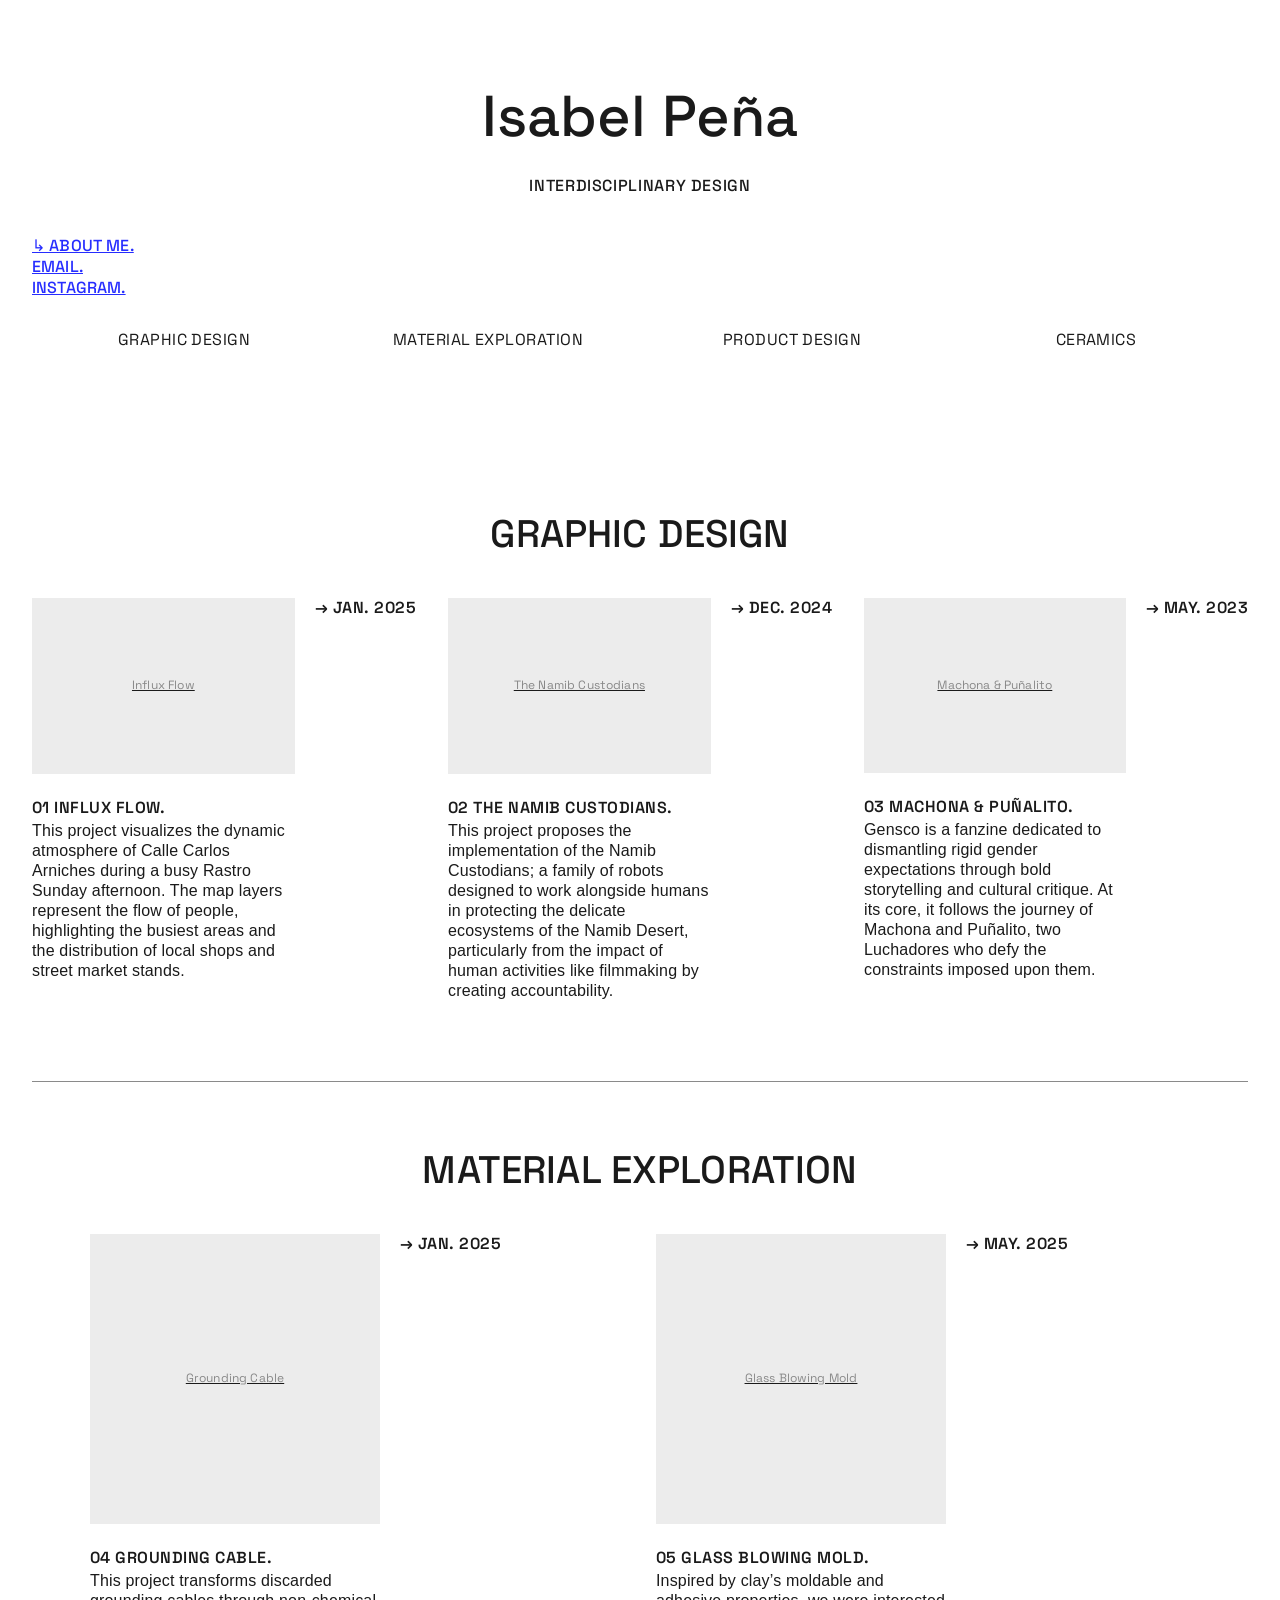
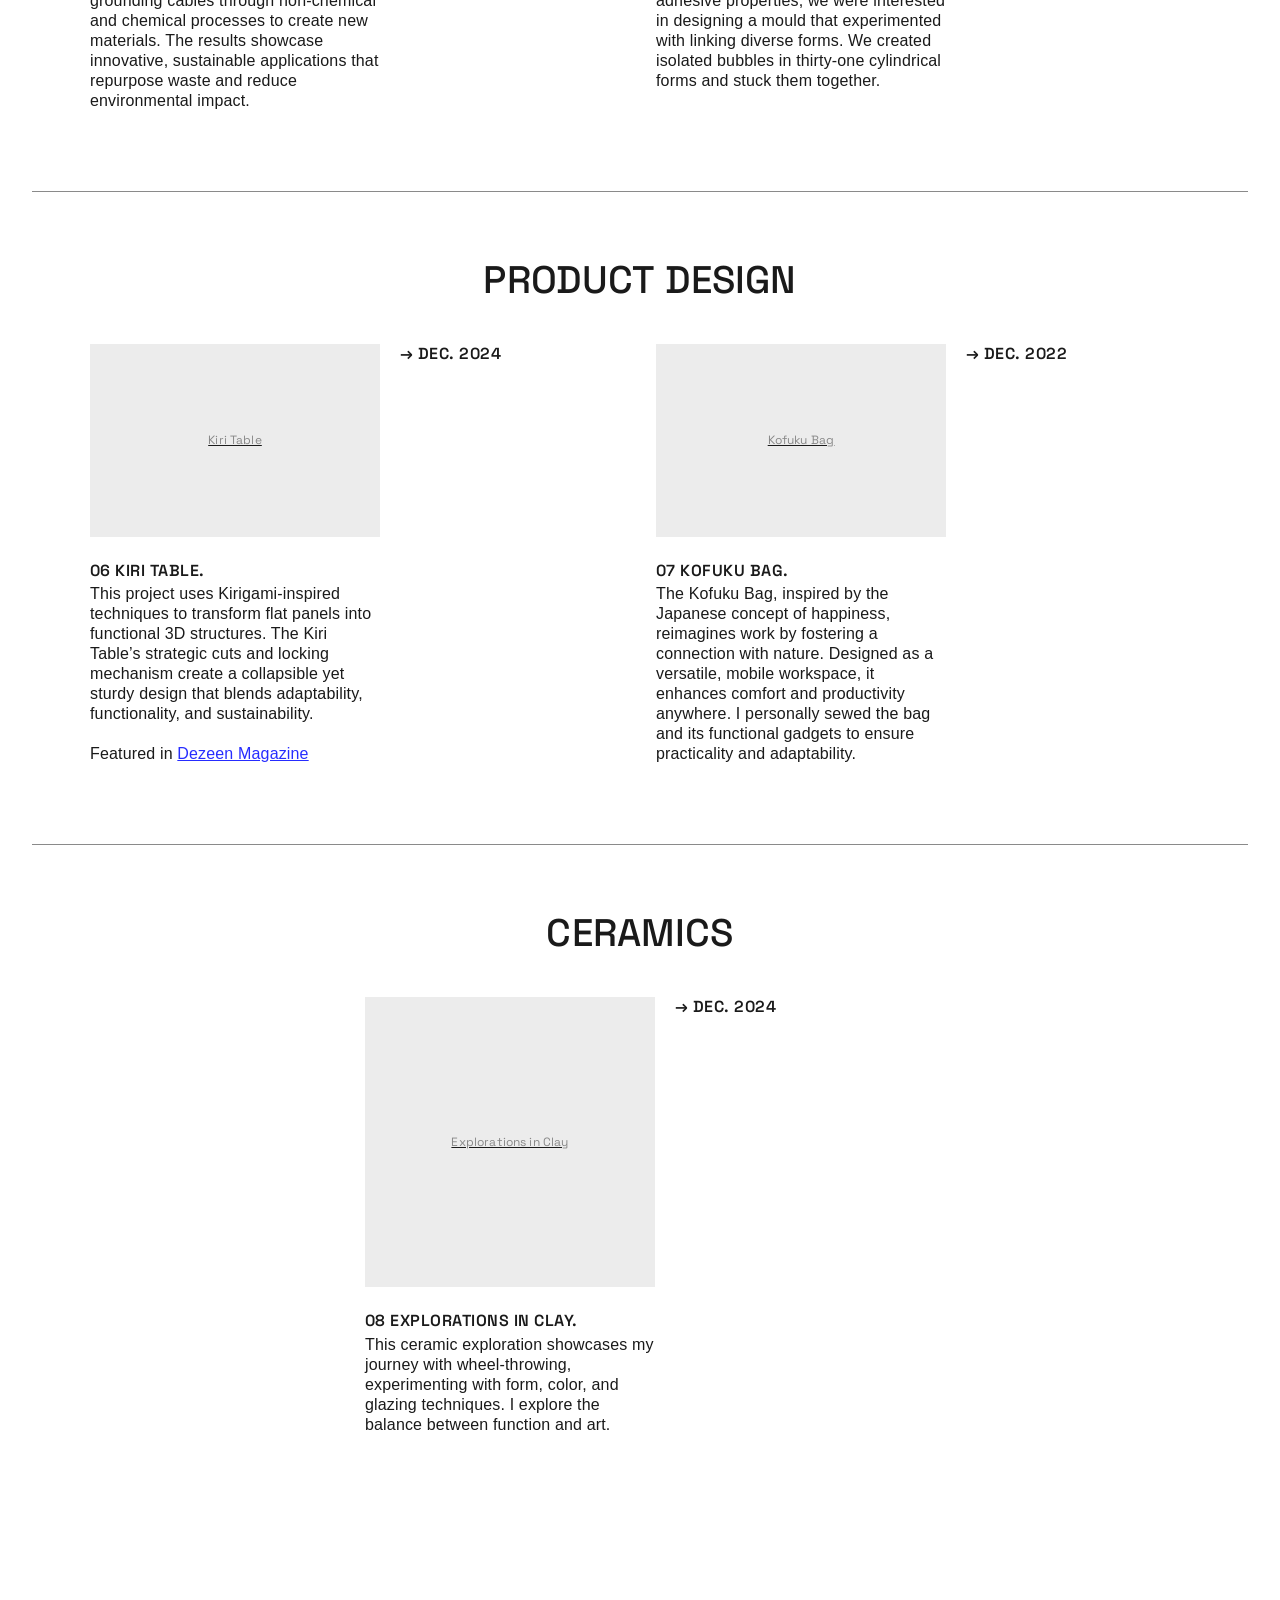
<file: index.html>
<!DOCTYPE html>
<html lang="en">
<head>
  <meta charset="UTF-8">
  <meta name="viewport" content="width=device-width, initial-scale=1">
  <title>Isabel Peña — Interdisciplinary Design</title>
  <meta name="description" content="Portfolio of Isabel Peña: graphic design, material exploration, product design and ceramics.">

  <!-- Tipografía (Google Fonts) -->
  <link rel="preconnect" href="https://fonts.googleapis.com">
  <link rel="preconnect" href="https://fonts.gstatic.com" crossorigin>
  <link href="https://fonts.googleapis.com/css2?family=Space+Grotesk:wght@400;500;600&display=swap" rel="stylesheet">

  <!-- Tu hoja de estilos -->
  <link rel="stylesheet" href="css/style.css">
</head>
<body>

  <!-- ================= CABECERA ================= -->
  <header class="cabecera">
    <h1>Isabel Peña</h1>
    <p class="subtitulo">INTERDISCIPLINARY DESIGN</p>

    <ul class="links-contacto">
      <li><a href="about.html">↳ ABOUT ME.</a></li>
      <li><a href="mailto:isabel22personal@gmail.com">EMAIL.</a></li>
      <li><a href="https://www.instagram.com/isaa._p_/" target="_blank" rel="noopener">INSTAGRAM.</a></li>
    </ul>
  </header>

  <!-- Menú: cada enlace salta a su sección (el href="#..." coincide con el id de la sección) -->
  <nav>
    <ul class="menu-categorias">
      <li><a href="#graphic-design">GRAPHIC DESIGN</a></li>
      <li><a href="#material-exploration">MATERIAL EXPLORATION</a></li>
      <li><a href="#product-design">PRODUCT DESIGN</a></li>
      <li><a href="#ceramics">CERAMICS</a></li>
    </ul>
  </nav>

  <main>

    <!-- ================= GRAPHIC DESIGN ================= -->
    <section class="seccion" id="graphic-design">
      <h2>GRAPHIC DESIGN</h2>

      <div class="proyectos">

        <!-- PLANTILLA DE PROYECTO: copia este bloque <article> entero para añadir uno nuevo -->
        <article class="proyecto">
          <div>
            <a href="proyectos/influx-flow.html">
              <!-- Cuando tengas la imagen, cambia esta línea por:
                   <img src="img/influx-flow.jpg" alt="Influx Flow map"> -->
              <div class="placeholder ratio-horizontal">Influx Flow</div>
            </a>
            <h3 class="proyecto__titulo"><a href="proyectos/influx-flow.html">01 INFLUX FLOW.</a></h3>
            <p>This project visualizes the dynamic atmosphere of Calle Carlos Arniches during a busy Rastro Sunday afternoon. The map layers represent the flow of people, highlighting the busiest areas and the distribution of local shops and street market stands.</p>
          </div>
          <p class="proyecto__fecha">→ JAN. 2025</p>
        </article>
        <!-- FIN DE LA PLANTILLA -->

        <article class="proyecto">
          <div>
            <a href="proyectos/the-namib-custodians.html">
              <div class="placeholder ratio-horizontal">The Namib Custodians</div>
            </a>
            <h3 class="proyecto__titulo"><a href="proyectos/the-namib-custodians.html">02 THE NAMIB CUSTODIANS.</a></h3>
            <p>This project proposes the implementation of the Namib Custodians; a family of robots designed to work alongside humans in protecting the delicate ecosystems of the Namib Desert, particularly from the impact of human activities like filmmaking by creating accountability.</p>
          </div>
          <p class="proyecto__fecha">→ DEC. 2024</p>
        </article>

        <article class="proyecto">
          <div>
            <a href="proyectos/machona-punalito.html">
              <div class="placeholder ratio-horizontal">Machona &amp; Puñalito</div>
            </a>
            <h3 class="proyecto__titulo"><a href="proyectos/machona-punalito.html">03 MACHONA &amp; PUÑALITO.</a></h3>
            <p>Gensco is a fanzine dedicated to dismantling rigid gender expectations through bold storytelling and cultural critique. At its core, it follows the journey of Machona and Puñalito, two Luchadores who defy the constraints imposed upon them.</p>
          </div>
          <p class="proyecto__fecha">→ MAY. 2023</p>
        </article>

      </div>
    </section>

    <!-- ================= MATERIAL EXPLORATION ================= -->
    <section class="seccion" id="material-exploration">
      <h2>MATERIAL EXPLORATION</h2>

      <div class="proyectos proyectos--dos">

        <article class="proyecto">
          <div>
            <a href="proyectos/grounding-cable.html">
              <div class="placeholder ratio-cuadrada">Grounding Cable</div>
            </a>
            <h3 class="proyecto__titulo"><a href="proyectos/grounding-cable.html">04 GROUNDING CABLE.</a></h3>
            <p>This project transforms discarded grounding cables through non-chemical and chemical processes to create new materials. The results showcase innovative, sustainable applications that repurpose waste and reduce environmental impact.</p>
          </div>
          <p class="proyecto__fecha">→ JAN. 2025</p>
        </article>

        <article class="proyecto">
          <div>
            <a href="proyectos/glass-mold.html">
              <div class="placeholder ratio-cuadrada">Glass Blowing Mold</div>
            </a>
            <h3 class="proyecto__titulo"><a href="proyectos/glass-mold.html">05 GLASS BLOWING MOLD.</a></h3>
            <p>Inspired by clay’s moldable and adhesive properties, we were interested in designing a mould that experimented with linking diverse forms. We created isolated bubbles in thirty-one cylindrical forms and stuck them together.</p>
          </div>
          <p class="proyecto__fecha">→ MAY. 2025</p>
        </article>

      </div>
    </section>

    <!-- ================= PRODUCT DESIGN ================= -->
    <section class="seccion" id="product-design">
      <h2>PRODUCT DESIGN</h2>

      <div class="proyectos proyectos--dos">

        <article class="proyecto">
          <div>
            <a href="proyectos/kiri-table.html">
              <div class="placeholder ratio-horizontal">Kiri Table</div>
            </a>
            <h3 class="proyecto__titulo"><a href="proyectos/kiri-table.html">06 KIRI TABLE.</a></h3>
            <p>This project uses Kirigami-inspired techniques to transform flat panels into functional 3D structures. The Kiri Table’s strategic cuts and locking mechanism create a collapsible yet sturdy design that blends adaptability, functionality, and sustainability.</p>
            <p class="destacado">Featured in <a href="https://www.dezeen.com/2024/10/31/design-architecture-projects-ie-university-dezeen-schoolshows/" target="_blank" rel="noopener">Dezeen Magazine</a></p>
          </div>
          <p class="proyecto__fecha">→ DEC. 2024</p>
        </article>

        <article class="proyecto">
          <div>
            <a href="proyectos/kofuku.html">
              <div class="placeholder ratio-horizontal">Kofuku Bag</div>
            </a>
            <h3 class="proyecto__titulo"><a href="proyectos/kofuku.html">07 KOFUKU BAG.</a></h3>
            <p>The Kofuku Bag, inspired by the Japanese concept of happiness, reimagines work by fostering a connection with nature. Designed as a versatile, mobile workspace, it enhances comfort and productivity anywhere. I personally sewed the bag and its functional gadgets to ensure practicality and adaptability.</p>
          </div>
          <p class="proyecto__fecha">→ DEC. 2022</p>
        </article>

      </div>
    </section>

    <!-- ================= CERAMICS ================= -->
    <section class="seccion" id="ceramics">
      <h2>CERAMICS</h2>

      <div class="proyectos proyectos--uno">

        <article class="proyecto">
          <div>
            <a href="proyectos/explorations-in-clay.html">
              <div class="placeholder ratio-cuadrada">Explorations in Clay</div>
            </a>
            <h3 class="proyecto__titulo"><a href="proyectos/explorations-in-clay.html">08 EXPLORATIONS IN CLAY.</a></h3>
            <p>This ceramic exploration showcases my journey with wheel-throwing, experimenting with form, color, and glazing techniques. I explore the balance between function and art.</p>
          </div>
          <p class="proyecto__fecha">→ DEC. 2024</p>
        </article>

      </div>
    </section>

  </main>

</body>
</html>
</file>
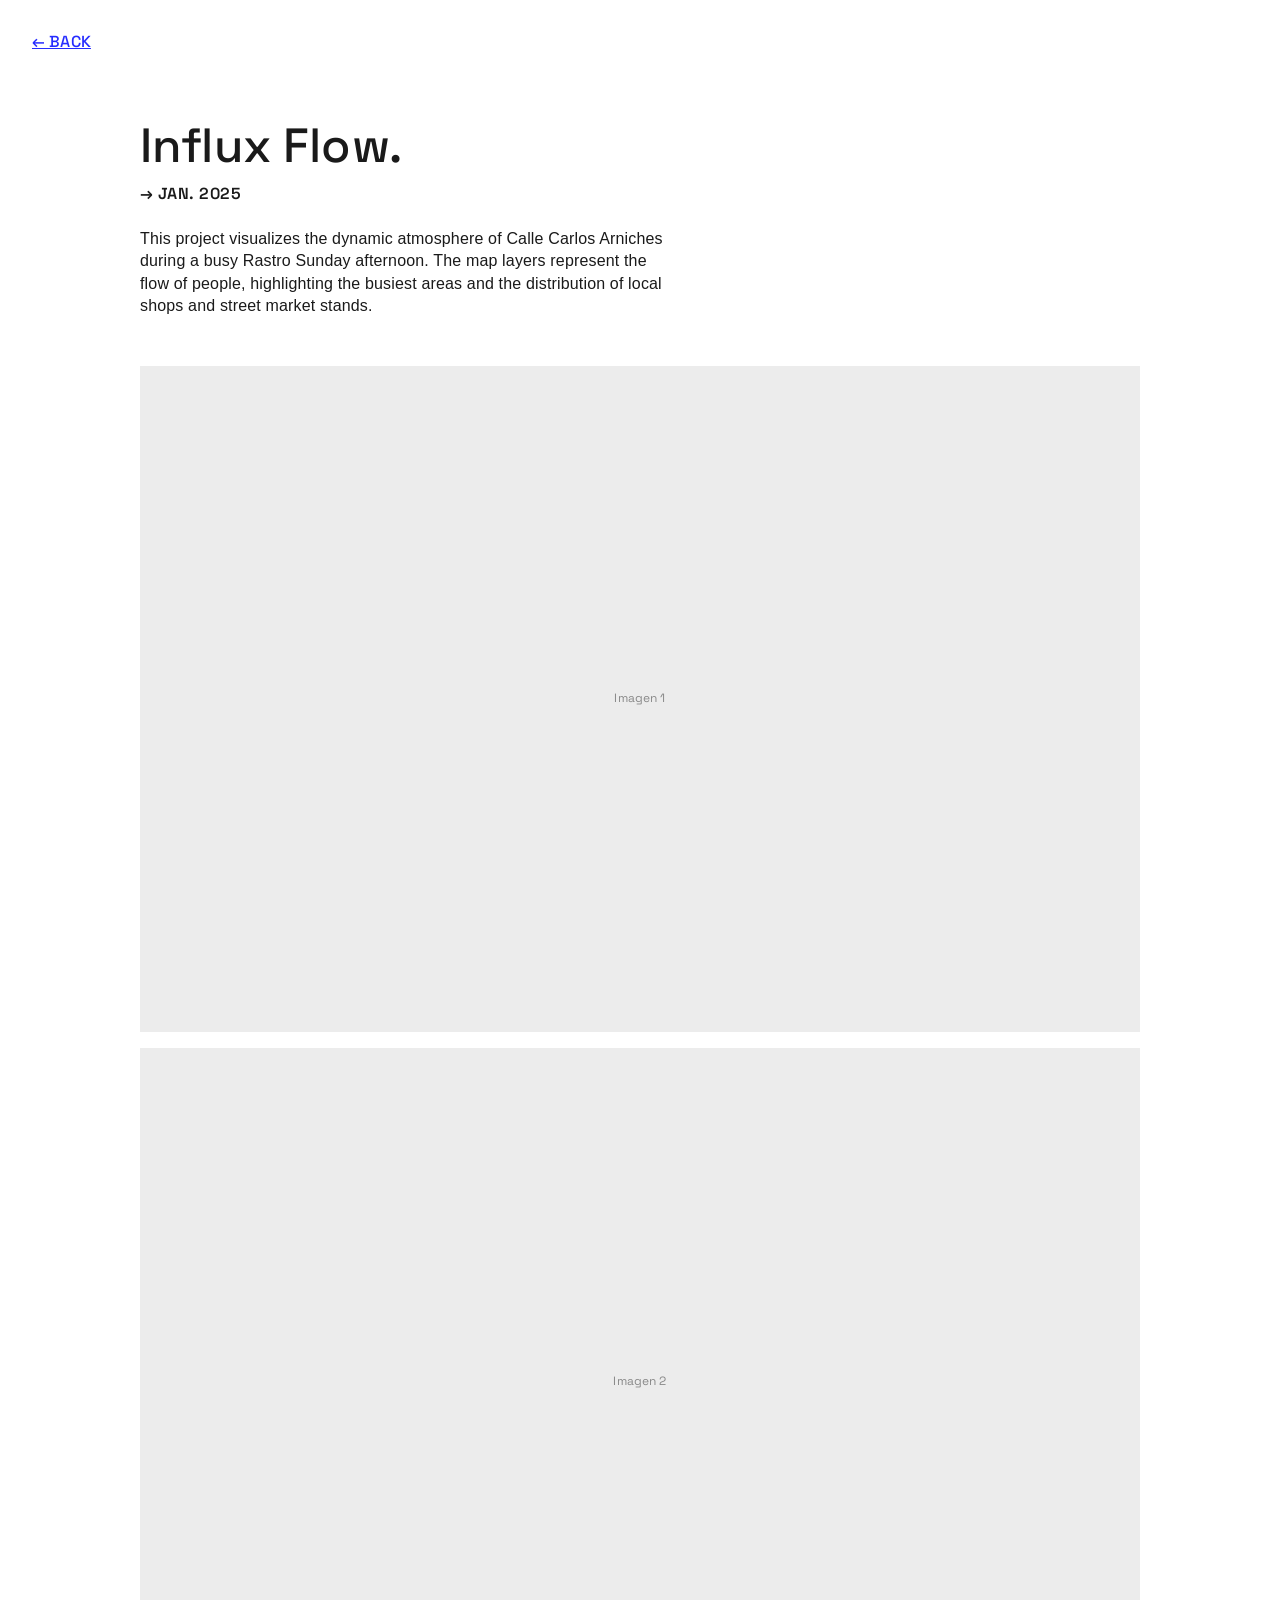
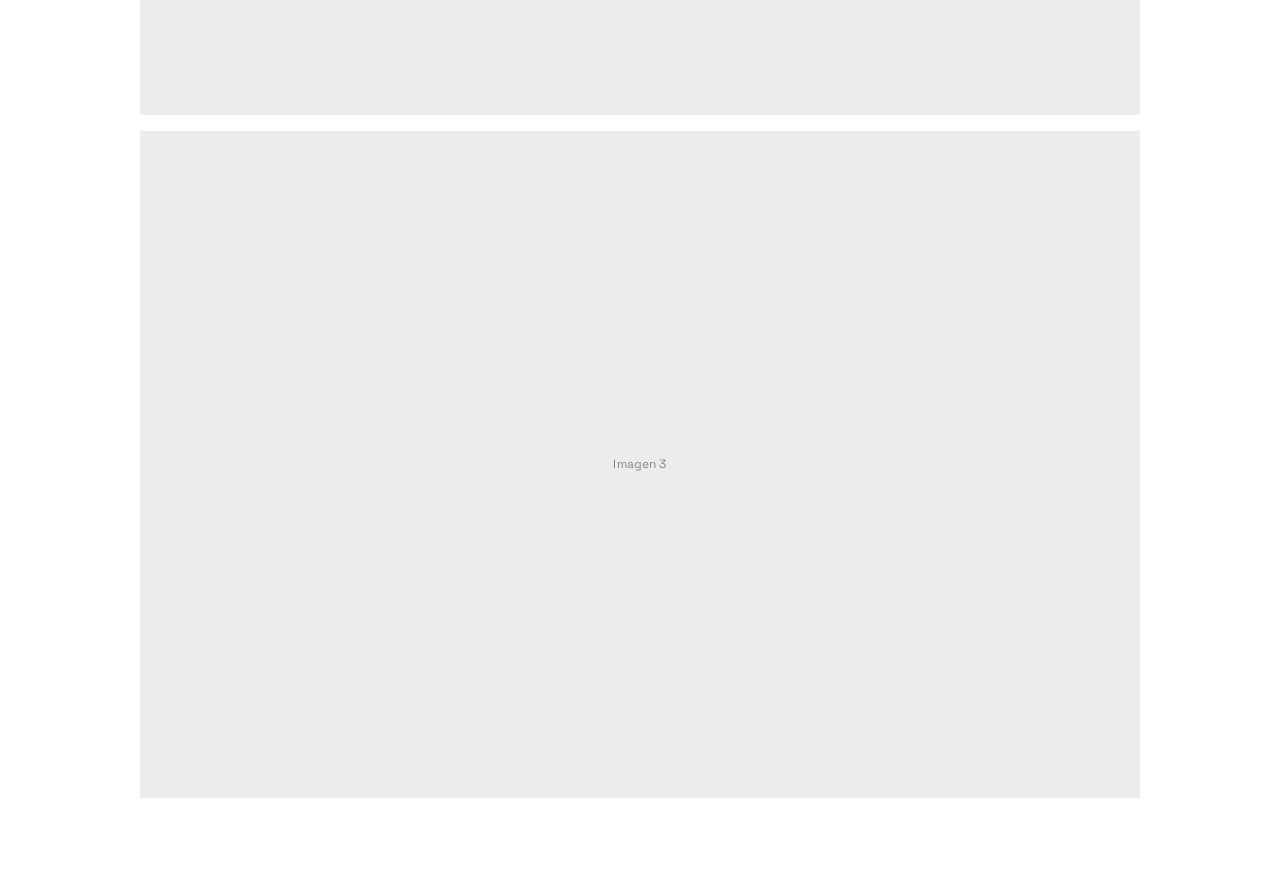
<file: proyectos/influx-flow.html>
<!DOCTYPE html>
<html lang="en">
<head>
  <meta charset="UTF-8">
  <meta name="viewport" content="width=device-width, initial-scale=1">
  <title>Influx Flow — Isabel Peña</title>

  <link rel="preconnect" href="https://fonts.googleapis.com">
  <link rel="preconnect" href="https://fonts.gstatic.com" crossorigin>
  <link href="https://fonts.googleapis.com/css2?family=Space+Grotesk:wght@400;500;600&display=swap" rel="stylesheet">

  <!-- "../" significa "sube una carpeta": esta página está dentro de /proyectos -->
  <link rel="stylesheet" href="../css/style.css">
</head>
<body>

  <!-- PÁGINA DE PROYECTO MODELO
       Para crear otro proyecto: duplica este archivo, cámbiale el nombre
       (por ejemplo kiri-table.html) y cambia título, fecha, texto e imágenes. -->

  <a class="volver" href="../index.html#graphic-design">← BACK</a>

  <main class="pagina-proyecto">
    <h1>Influx Flow.</h1>
    <p class="proyecto__fecha">→ JAN. 2025</p>

    <p class="intro">This project visualizes the dynamic atmosphere of Calle Carlos Arniches during a busy Rastro Sunday afternoon. The map layers represent the flow of people, highlighting the busiest areas and the distribution of local shops and street market stands.</p>

    <!-- Galería: una caja por imagen. Cuando tengas las fotos, cambia cada caja por:
         <img src="../img/influx-flow-1.jpg" alt="Descripción de la imagen"> -->
    <div class="galeria">
      <div class="placeholder ratio-horizontal">Imagen 1</div>
      <div class="placeholder ratio-horizontal">Imagen 2</div>
      <div class="placeholder ratio-horizontal">Imagen 3</div>
    </div>
  </main>

</body>
</html>
</file>
<file: css/style.css>
/* =========================================================
   PORTFOLIO ISABEL PEÑA — hoja de estilos principal
   Cambia los valores de :root para modificar colores y
   tipografías en toda la web a la vez.
   ========================================================= */

/* ---------- 1. VARIABLES (tus "ajustes globales") ---------- */
:root {
  --color-texto: #1a1a1a;
  --color-fondo: #ffffff;
  --color-enlace: rgba(0, 8, 255, 0.85);   /* el azul de tus links en Cargo */
  --color-linea: #8a8a8a;                   /* líneas separadoras */
  --color-placeholder: #ececec;             /* cajas grises donde irán las imágenes */

  /* Títulos y etiquetas: Space Grotesk es la más parecida a la de tu template.
     Cuando quieras otra, cámbiala aquí y en el <link> de Google Fonts del HTML. */
  --fuente-titulos: "Space Grotesk", "Helvetica Neue", Arial, sans-serif;
  --fuente-texto: "Helvetica Neue", Helvetica, Arial, sans-serif;

  --margen-lateral: clamp(1.25rem, 2.5vw, 3rem);
}

/* ---------- 2. BASE ---------- */
* { box-sizing: border-box; }

html { scroll-behavior: smooth; }   /* scroll suave al pulsar el menú de categorías */

body {
  margin: 0;
  padding: 0 var(--margen-lateral) 6rem;
  background: var(--color-fondo);
  color: var(--color-texto);
  font-family: var(--fuente-texto);
  font-size: 16px;
  line-height: 1.25;
  letter-spacing: 0.01em;
}

a { color: inherit; }
a:focus-visible { outline: 2px solid var(--color-enlace); outline-offset: 3px; }

img { max-width: 100%; display: block; }

/* ---------- 3. CABECERA ---------- */
.cabecera {
  text-align: center;
  padding-top: 5rem;
}

.cabecera h1 {
  font-family: var(--fuente-titulos);
  font-weight: 500;
  font-size: clamp(2.5rem, 4.5vw, 4rem);
  margin: 0 0 1.5rem;
}

.subtitulo {
  font-family: var(--fuente-titulos);
  font-weight: 500;
  font-size: 1rem;
  letter-spacing: 0.04em;
  margin: 0;
}

/* Links ABOUT ME / EMAIL / INSTAGRAM */
.links-contacto {
  list-style: none;
  padding: 0;
  margin: 2.5rem 0 0;
  text-align: left;
}

.links-contacto a {
  font-family: var(--fuente-titulos);
  font-weight: 500;
  color: var(--color-enlace);
  line-height: 1.3;
}

/* ---------- 4. MENÚ DE CATEGORÍAS ---------- */
.menu-categorias {
  display: grid;
  grid-template-columns: repeat(4, 1fr);
  margin: 2rem 0 6rem;
  padding: 0;
  list-style: none;
  text-align: center;
}

.menu-categorias a {
  font-family: var(--fuente-titulos);
  text-decoration: none;
  letter-spacing: 0.03em;
}

.menu-categorias a:hover { color: var(--color-enlace); }

/* ---------- 5. SECCIONES (Graphic design, Material...) ---------- */
.seccion {
  padding-top: 4rem;
  scroll-margin-top: 1rem;
}

.seccion + .seccion { border-top: 1px solid var(--color-linea); }

.seccion h2 {
  font-family: var(--fuente-titulos);
  font-weight: 500;
  font-size: clamp(1.75rem, 3vw, 2.5rem);
  text-align: center;
  margin: 0 0 2.5rem;
}

/* Rejilla de proyectos. Por defecto 3 columnas (como Graphic Design). */
.proyectos {
  display: grid;
  grid-template-columns: repeat(3, 1fr);
  gap: 3rem 2rem;
  padding-bottom: 5rem;
}

/* Variante de 2 columnas más estrecha y centrada (Material, Product) */
.proyectos--dos {
  grid-template-columns: repeat(2, 1fr);
  max-width: 1100px;
  margin: 0 auto;
}

/* Variante de 1 proyecto centrado (Ceramics) */
.proyectos--uno {
  grid-template-columns: 1fr;
  max-width: 550px;
  margin: 0 auto;
}

/* ---------- 6. TARJETA DE PROYECTO ---------- */
/* Cada proyecto: imagen + texto a la izquierda, fecha a la derecha */
.proyecto {
  display: grid;
  grid-template-columns: minmax(0, 290px) auto;
  column-gap: 1.25rem;
  align-items: start;
}

.proyecto__fecha {
  font-family: var(--fuente-titulos);
  font-weight: 600;
  letter-spacing: 0.03em;
  margin: 0;
  white-space: nowrap;
}

.proyecto__titulo {
  font-family: var(--fuente-titulos);
  font-weight: 600;
  font-size: 1rem;
  letter-spacing: 0.03em;
  margin: 1.5rem 0 0.2rem;
}

.proyecto__titulo a { text-decoration: none; }
.proyecto__titulo a:hover { text-decoration: underline; }

.proyecto p { margin: 0; }
.proyecto .destacado { margin-top: 1.25rem; }
.proyecto .destacado a { color: var(--color-enlace); }

/* Caja gris temporal donde irá cada imagen.
   Cuando tengas la foto, sustituye el <div class="placeholder"> por un <img>. */
.placeholder {
  background: var(--color-placeholder);
  display: flex;
  align-items: center;
  justify-content: center;
  font-family: var(--fuente-titulos);
  font-size: 0.75rem;
  color: #888;
  text-align: center;
  padding: 1rem;
}

/* Proporciones de imagen (ancho / alto) */
.ratio-horizontal { aspect-ratio: 3 / 2; }
.ratio-cuadrada   { aspect-ratio: 1 / 1; }

/* ---------- 7. PÁGINA DE PROYECTO ---------- */
.volver {
  display: inline-block;
  margin-top: 2rem;
  font-family: var(--fuente-titulos);
  font-weight: 500;
  color: var(--color-enlace);
}

.pagina-proyecto {
  max-width: 1000px;
  margin: 4rem auto 0;
}

.pagina-proyecto h1 {
  font-family: var(--fuente-titulos);
  font-weight: 500;
  font-size: clamp(2rem, 4vw, 3rem);
  margin: 0 0 0.5rem;
}

.pagina-proyecto .intro {
  max-width: 60ch;
  margin: 1.5rem 0 3rem;
  line-height: 1.4;
}

.galeria {
  display: grid;
  gap: 1rem;
}

/* ---------- 8. MÓVIL ---------- */
@media (max-width: 900px) {
  .proyectos,
  .proyectos--dos { grid-template-columns: 1fr; max-width: 500px; margin: 0 auto; }
}

@media (max-width: 600px) {
  .menu-categorias { grid-template-columns: repeat(2, 1fr); row-gap: 1rem; margin-bottom: 3rem; }
  .proyecto { grid-template-columns: 1fr; }
  .proyecto__fecha { order: -1; margin-bottom: 0.5rem; }   /* la fecha pasa arriba */
}
/* ---------- 9. EFECTO AL PASAR EL RATÓN POR LAS IMÁGENES ---------- */
.proyecto > div > a:first-child {
  display: block;
  overflow: hidden;            /* evita que el desenfoque se salga del borde */
}

.proyecto .placeholder,
.proyecto img {
  transition: opacity 0.4s ease, filter 0.4s ease;   /* duración del efecto */
}

.proyecto a:hover .placeholder,
.proyecto a:hover img {
  opacity: 0.6;                /* opacidad: 1 = normal, 0 = invisible */
  filter: blur(4px);           /* desenfoque: 0px = nítido, más px = más borroso */
}
</file>
